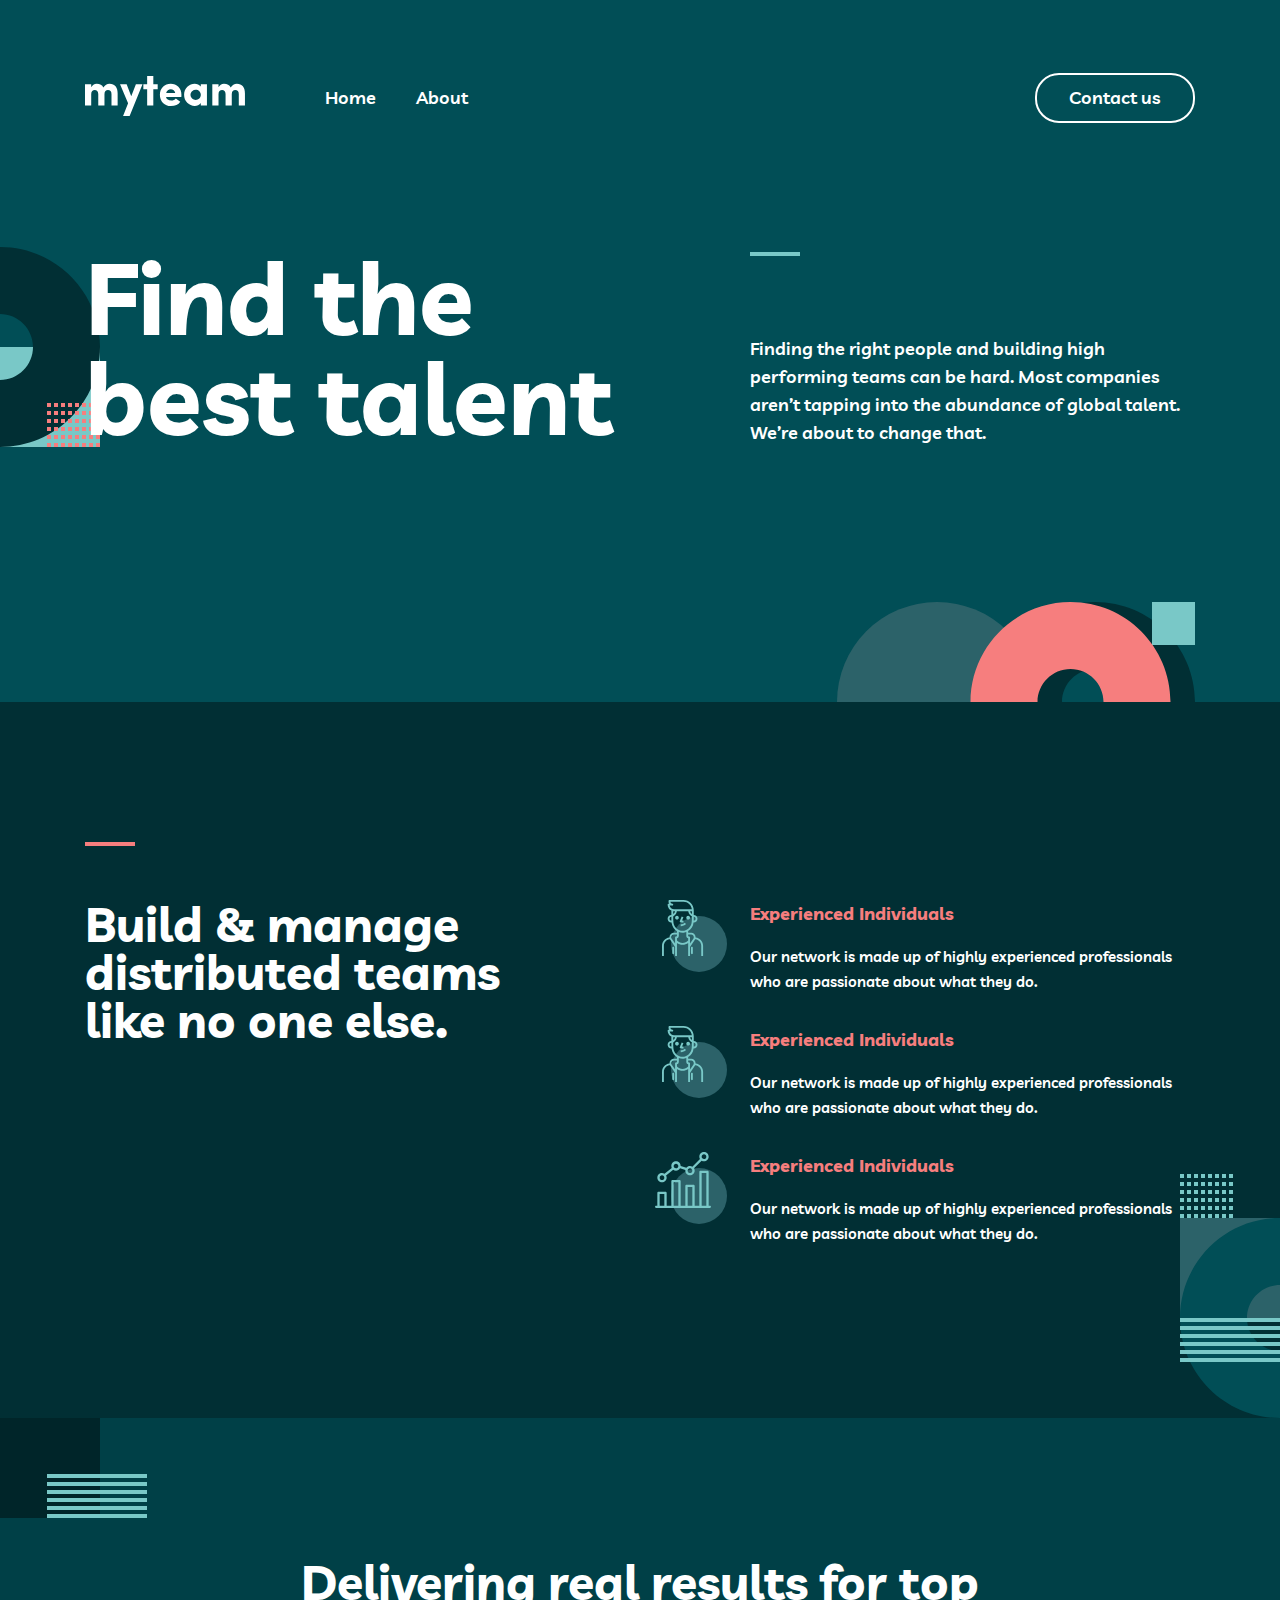
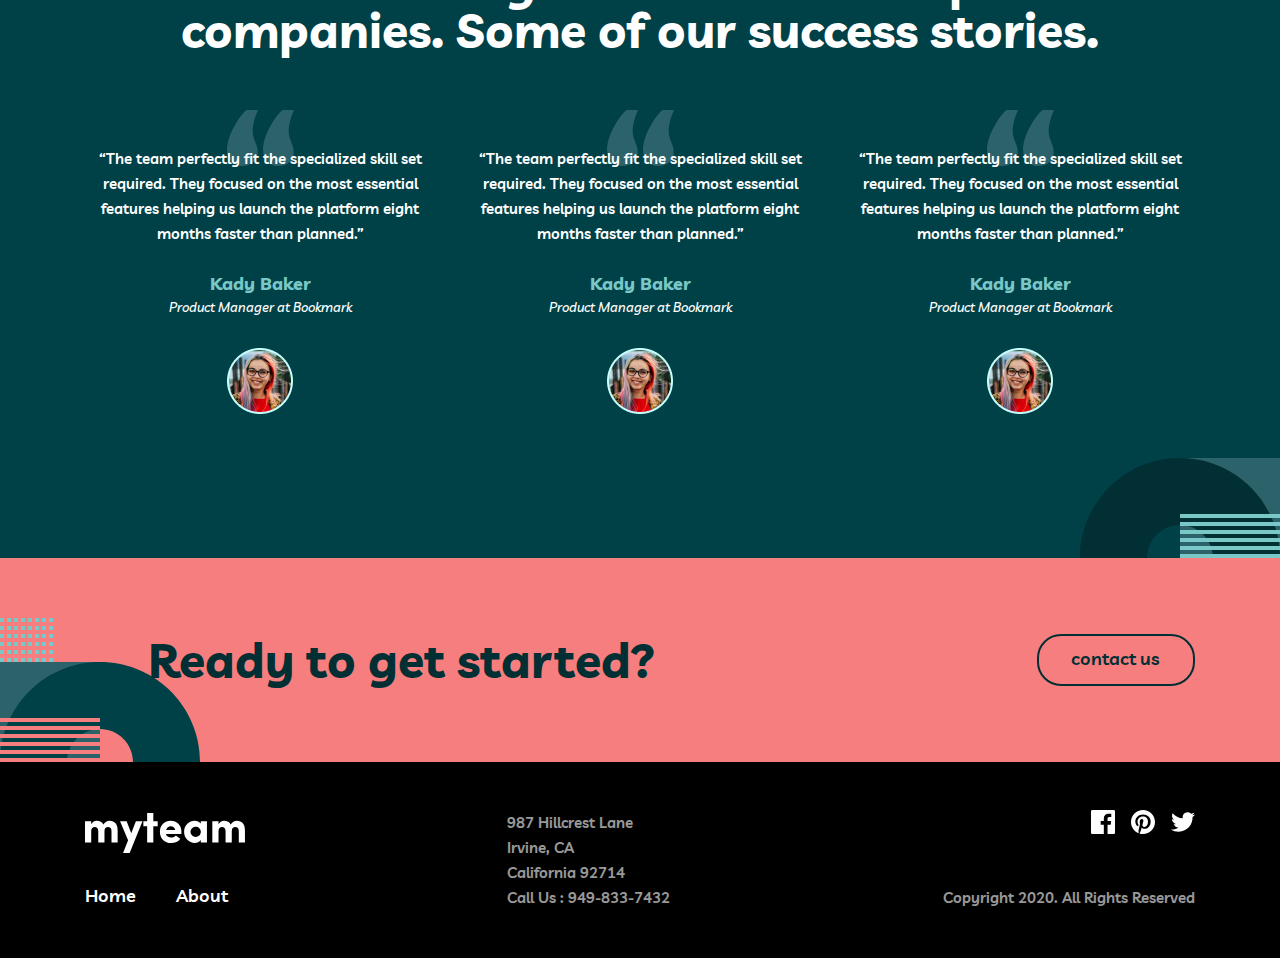
<file: index.html>
<!DOCTYPE html>
<html lang="en">

<head>
  <meta charset="UTF-8" />
  <meta name="viewport" content="width=device-width, initial-scale=1.0" />
  <link rel="stylesheet" href="./css/main.css" />
  <title>Document</title>
</head>

<body>
  <header class="main_header">
    <div class="container">
      <div class="main_header__block">
        <div class="main_header__logo">
          <a class="main_header__logo_em" href="#">
            <img src="./img/header_icon.svg" alt="header_logo" />
          </a>
          <ul class="main_header__list">
            <li class="main_header__item">
              <a class="main_header__link" href="#">Home</a>
            </li>

            <li class="main_header__item">
              <a class="main_header__link" href="#">About</a>
            </li>
          </ul>
        </div>

        <a class="main_header__btn" href="#">Contact us</a>
      </div>
    </div>
  </header>
  <main>
    <section class="enterence">
      <div class="container">
        <div class="enterence__blog">
          <h2 class="enterence__title">
            Find the best <span class="hero__title_sub">talent</span>
          </h2>

          <div class="enterence__content">
            <span class="enterence__line">

            </span>
            <p class="enterence__text">
              Finding the right people and building high performing teams can
              be hard. Most companies aren’t tapping into the abundance of
              global talent. We’re about to change that.
            </p>
          </div>
        </div>
      </div>
    </section>
    <section class="manage">
      <div class="container">
        <span class="manage__line"></span>
        <div class="manage__box">
          <h2 class="manage__title">
            Build & manage distributed teams like no one else.
          </h2>
          <ul class="manage__list">
            <li class="manage__item">
              <h3 class="manage__sub_title">Experienced Individuals</h3>
              <p class="manage__text">
                Our network is made up of highly experienced professionals who
                are passionate about what they do.
              </p>
            </li>
            <li class="manage__item">
              <h3 class="manage__sub_title">Experienced Individuals</h3>
              <p class="manage__text">
                Our network is made up of highly experienced professionals who
                are passionate about what they do.
              </p>
            </li>
            <li class="manage__item">
              <h3 class="manage__sub_title">Experienced Individuals</h3>
              <p class="manage__text">
                Our network is made up of highly experienced professionals who
                are passionate about what they do.
              </p>
            </li>
          </ul>
        </div>
      </div>
    </section>
    <section class="success">
      <div class="container">
        <h2 class="success__title">
          Delivering real results for top companies. Some of our success
          stories.
        </h2>
        <ul class="success__list">
          <li class="success__item">
            <p class="success__text">
              “The team perfectly fit the specialized skill set required. They
              focused on the most essential features helping us launch the
              platform eight months faster than planned.”
            </p>
            <h3 class="success__sub_title">Kady Baker</h3>
            <p class="success__cap">Product Manager at Bookmark</p>
            <div class="success__img_block">
              <img src="./img/success_png.png" alt="success" />
            </div>
          </li>
          <li class="success__item">
            <p class="success__text">
              “The team perfectly fit the specialized skill set required. They
              focused on the most essential features helping us launch the
              platform eight months faster than planned.”
            </p>
            <h3 class="success__sub_title">Kady Baker</h3>
            <p class="success__cap">Product Manager at Bookmark</p>
            <div class="success__img_block">
              <img src="./img/success_png.png" alt="success" />
            </div>
          </li>
          <li class="success__item">
            <p class="success__text">
              “The team perfectly fit the specialized skill set required. They
              focused on the most essential features helping us launch the
              platform eight months faster than planned.”
            </p>
            <h3 class="success__sub_title">Kady Baker</h3>
            <p class="success__cap">Product Manager at Bookmark</p>
            <div class="success__img_block">
              <img src="./img/success_png.png" alt="success" />
            </div>
          </li>

        </ul>
      </div>
    </section>
    <section class="ready">
      <div class="container">
        <div class="ready__blog">
          <h2 class="ready__title">
            Ready to get started?
          </h2>
          <a class="ready__btn" href="#">
            contact us
          </a>
        </div>
      </div>
    </section>
  </main>

  <footer class="footer">
    <div class="container">
      <div class="footer_blog">
        <div class="footer__logo">
          <a class="footer__logo_em" href="#">
            <img src="./img/header_icon.svg" alt="footer_logo" />
          </a>
          <ul class="footer__list">
            <li class="footer__item">
              <a class="footer__link" href="#">Home</a>
            </li>

            <li class="footer__item">
              <a class="footer__link" href="#">About</a>
            </li>
          </ul>
        </div>
        <ul class="footer_sub__list">
          <li class="footer_sub__item">
            987 Hillcrest Lane
          </li>
          <li class="footer_sub__item">
            Irvine, CA
          </li>
          <li class="footer_sub__item">
            California 92714
          </li>
          <li class="footer_sub__item">
            Call Us : 949-833-7432
          </li>
        </ul>

        <p class="footer_sub__text" href="#">Copyright 2020. All Rights Reserved</p>

      </div>
    </div>
  </footer>
</body>

</html>
</file>
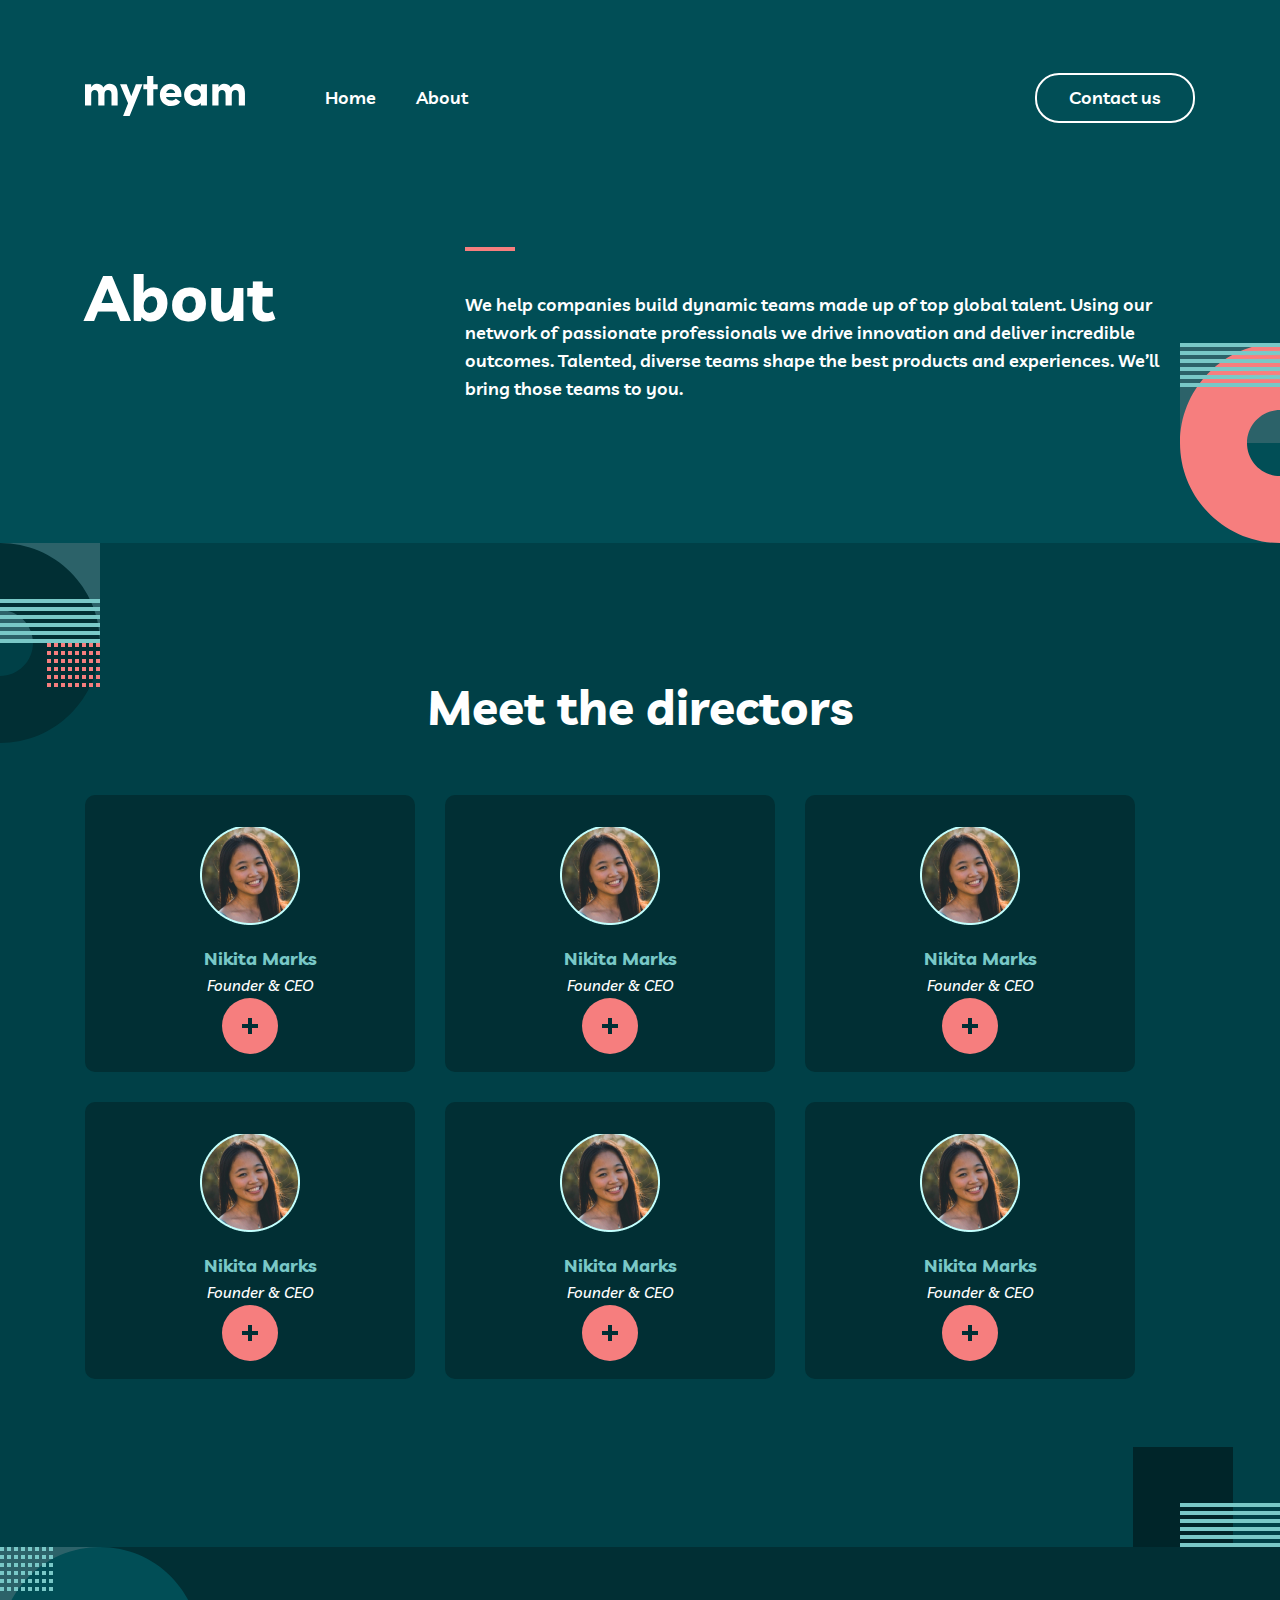
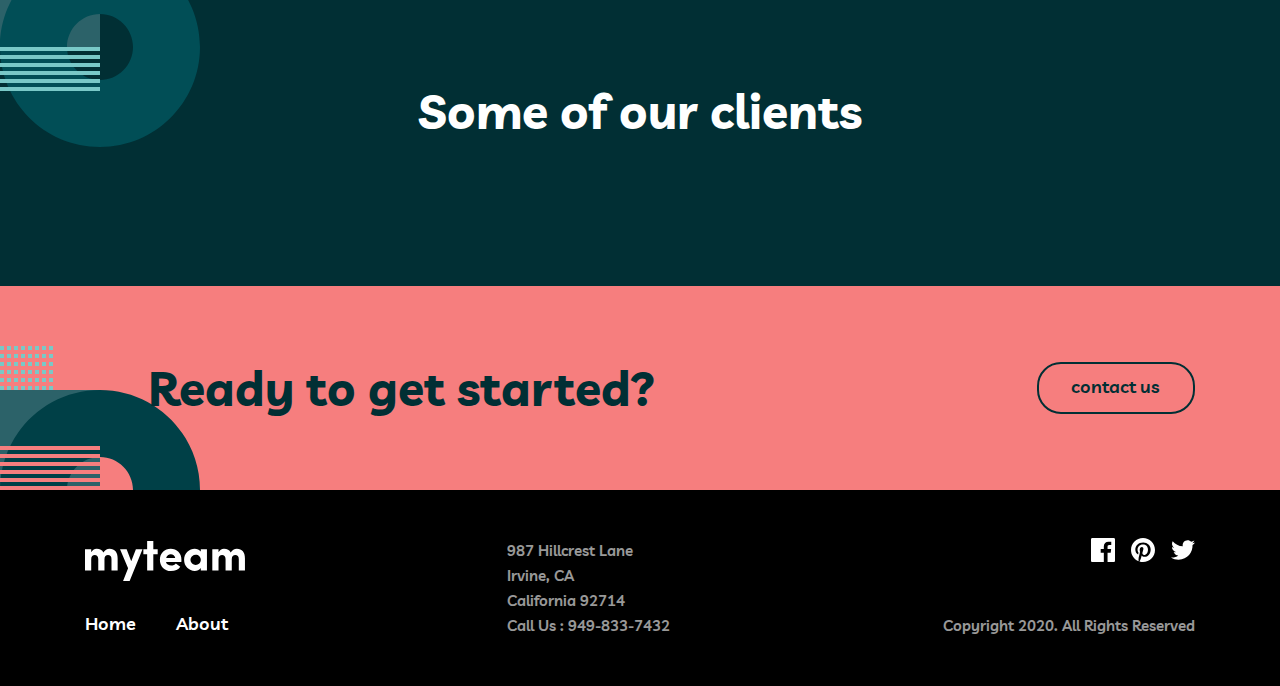
<file: about.html>
<!DOCTYPE html>
<html lang="en">
<head>
    <meta charset="UTF-8">
    <meta name="viewport" content="width=device-width, initial-scale=1.0">
    <link rel="stylesheet" href="./css/main.css">
    <title>about</title>
</head>
<body>
    <header class="main_header">
        <div class="container">
          <div class="main_header__block">
            <div class="main_header__logo">
              <a class="main_header__logo_em" href="#">
                <img src="./img/header_icon.svg" alt="header_logo" />
              </a>
              <ul class="main_header__list">
                <li class="main_header__item">
                  <a class="main_header__link" href="#">Home</a>
                </li>
    
                <li class="main_header__item">
                  <a class="main_header__link" href="#">About</a>
                </li>
              </ul>
            </div>
    
            <a class="main_header__btn" href="#">Contact us</a>
          </div>
        </div>
      </header>
      <main>
        <section class="about">
            <div class="container">
                <div class="main__about">

                    <h2 class="about__title">
                        About
                    </h2>
                    <div class="about__block">
                        <span class="about__line"></span>
                        <p class="about__text">
                            We help companies build dynamic teams made up of top global talent. Using our network of passionate professionals we drive innovation and deliver incredible outcomes. Talented, diverse teams shape the best products and experiences. We’ll bring those teams to you.
                        </p>
                    </div>
                </div>
            </div>
        </section>
        <section class="meet">
            <div class="container">
                <div class="meet__block">

                    <h2 class="meet_title">
                        Meet the directors
                    </h2>
                </div>
                <div class="meet_content">
                    <div class="card1">
                        <div class="card1_img">
                            <img src="./img/meet..png" alt="meet">
                        </div>
                            <p class="card1_p">Nikita Marks</p>
                            <p class="card1_p2">Founder & CEO</p>
                          <div class="card1_img2">
                            <img src="./img/meet_icon.svg" alt="plus">
                          </div>  
                    </div>
                    <div class="card1">
                        <div class="card1_img">
                            <img src="./img/meet..png" alt="meet">
                        </div>
                            <p class="card1_p">Nikita Marks</p>
                            <p class="card1_p2">Founder & CEO</p>
                          <div class="card1_img2">
                            <img src="./img/meet_icon.svg" alt="plus">
                          </div>  
                    </div>
                    <div class="card1">
                        <div class="card1_img">
                            <img src="./img/meet..png" alt="meet">
                        </div>
                            <p class="card1_p">Nikita Marks</p>
                            <p class="card1_p2">Founder & CEO</p>
                          <div class="card1_img2">
                            <img src="./img/meet_icon.svg" alt="plus">
                          </div>  
                    </div>
                    <div class="card1">
                        <div class="card1_img">
                            <img src="./img/meet..png" alt="meet">
                        </div>
                            <p class="card1_p">Nikita Marks</p>
                            <p class="card1_p2">Founder & CEO</p>
                          <div class="card1_img2">
                            <img src="./img/meet_icon.svg" alt="plus">
                          </div>  
                    </div>
                    <div class="card1">
                        <div class="card1_img">
                            <img src="./img/meet..png" alt="meet">
                        </div>
                            <p class="card1_p">Nikita Marks</p>
                            <p class="card1_p2">Founder & CEO</p>
                          <div class="card1_img2">
                            <img src="./img/meet_icon.svg" alt="plus">
                          </div>  
                    </div>
                    <div class="card1">
                        <div class="card1_img">
                            <img src="./img/meet..png" alt="meet">
                        </div>
                            <p class="card1_p">Nikita Marks</p>
                            <p class="card1_p2">Founder & CEO</p>
                          <div class="card1_img2">
                            <img src="./img/meet_icon.svg" alt="plus">
                          </div>  
                    </div>
                </div>
                </div>
        </section>
        <section class="client">
            <div class="container">
                <div class="client__block">
                    <h2 class="client__title">Some of our clients</h2>

                </div>
            </div>
        </section>
        <section class="ready">
            <div class="container">
              <div class="ready__blog">
                <h2 class="ready__title">
                  Ready to get started?
                </h2>
                <a class="ready__btn" href="#">
                  contact us
                </a>
              </div>
            </div>
          </section>
      </main>
      <footer class="footer">
    <div class="container">
      <div class="footer_blog">
        <div class="footer__logo">
          <a class="footer__logo_em" href="#">
            <img src="./img/header_icon.svg" alt="footer_logo" />
          </a>
          <ul class="footer__list">
            <li class="footer__item">
              <a class="footer__link" href="#">Home</a>
            </li>

            <li class="footer__item">
              <a class="footer__link" href="#">About</a>
            </li>
          </ul>
        </div>
        <ul class="footer_sub__list">
          <li class="footer_sub__item">
            987 Hillcrest Lane
          </li>
          <li class="footer_sub__item">
            Irvine, CA
          </li>
          <li class="footer_sub__item">
            California 92714
          </li>
          <li class="footer_sub__item">
            Call Us : 949-833-7432
          </li>
        </ul>

        <p class="footer_sub__text" href="#">Copyright 2020. All Rights Reserved</p>

      </div>
    </div>
  </footer>
</body>
</html>
</file>
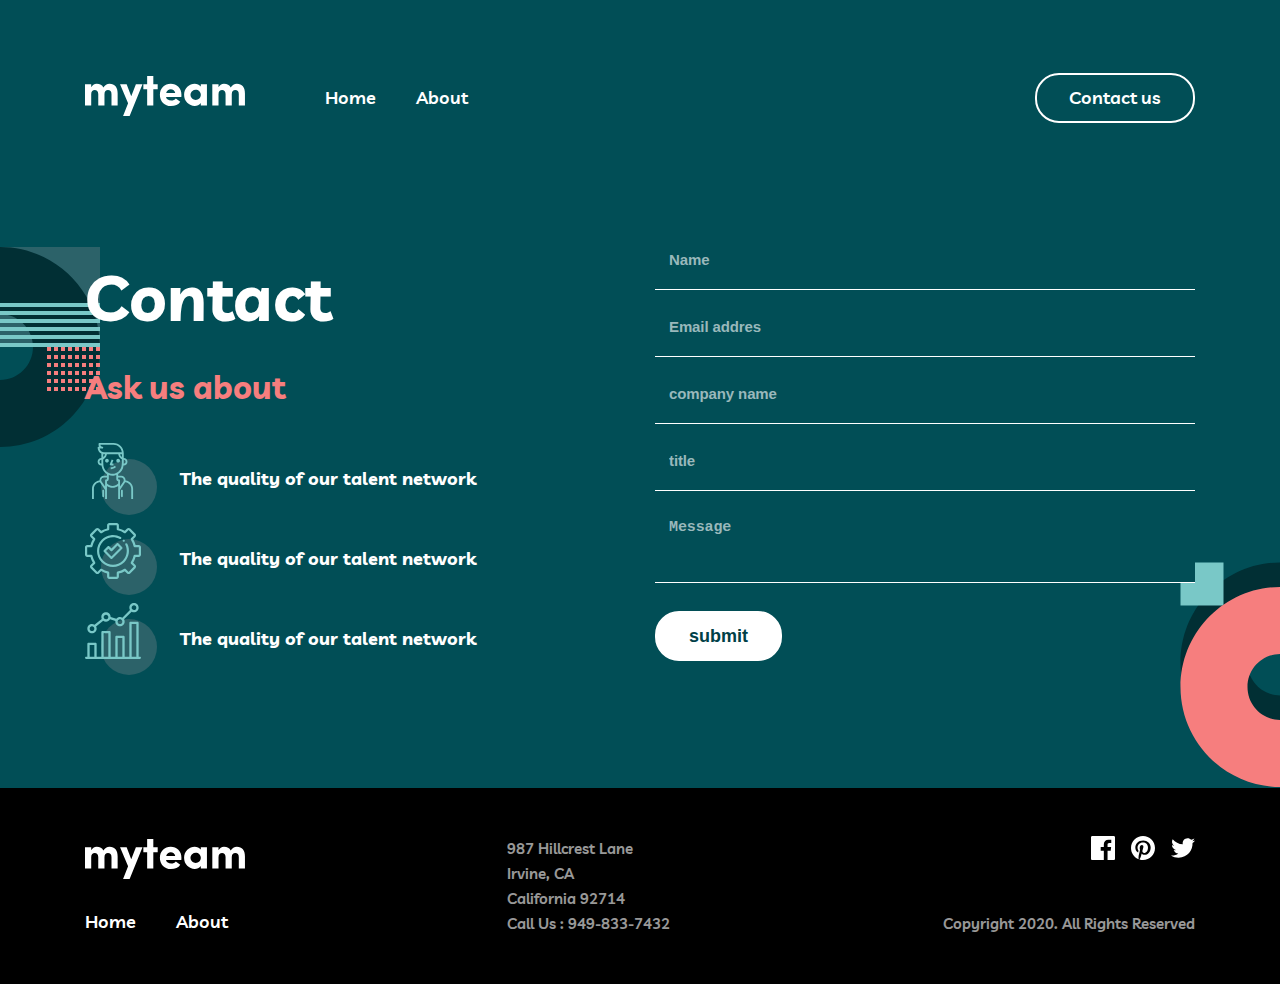
<file: contact.html>
<!DOCTYPE html>
<html lang="en">

<head>
    <meta charset="UTF-8">
    <meta name="viewport" content="width=device-width, initial-scale=1.0">
    <link rel="stylesheet" href="./css/main.css">
    <title>contact</title>
</head>

<body>
    <header class="main_header">
        <div class="container">
            <div class="main_header__block">
                <div class="main_header__logo">
                    <a class="main_header__logo_em" href="#">
                        <img src="./img/header_icon.svg" alt="header_logo" />
                    </a>
                    <ul class="main_header__list">
                        <li class="main_header__item">
                            <a class="main_header__link" href="./index.html">Home</a>
                        </li>

                        <li class="main_header__item">
                            <a class="main_header__link" href="./about.html">About</a>
                        </li>
                    </ul>
                </div>

                <a class="main_header__btn" href="#">Contact us</a>
            </div>
        </div>
    </header>
    <main>
        <section class="contact">
            <div class="container">
                <div class="contact__block">
                    <div class="contact__content">
                        <h2 class="contact__title">
                            Contact
                        </h2>
                        <h3 class="contact_sub__title">Ask us about</h3>
                        <ul class="contact__list">
                            <li class="contact__item">
                                The quality of our talent network
                            </li>
                            <li class="contact__item">
                                The quality of our talent network
                            </li>
                            <li class="contact__item">
                                The quality of our talent network
                            </li>
                        </ul>
                    </div>
                    <form class="contact__form">
                        <div class="contact__input__block">
                            <input  
                              class="contact__input"
                              name="name"
                              required
                              placeholder="Name" 
                              aria-label="Name"  
                              type="text">
                        </div>
                        <div class="contact__input__block">
                            <input  
                            class=" contact__input" 
                            name="email" 
                            required
                            placeholder="Email addres" 
                            aria-label="Email" 
                            type="email">
                        </div>
                        <div class="contact__input__block">
                            <input 
                            class=" contact__input" 
                            name="company name" 
                            placeholder="company name" 
                            aria-label="Company name" 
                            type="text">
                        </div>
                        <div class="contact__input__block">
                            <input 
                            class=" contact__input" 
                            name="title" 
                            required
                            placeholder="title" 
                            aria-label="Title" 
                            type="text">
                        </div>
                        <div class="contact__input__block">
                            <textarea
                             class="textarea"
                             placeholder="Message"
                             name="des"
                             ></textarea>
                        </div>

                        <button class="contact__btn" type="button">
                            submit
                        </button>
                    </form>
                </div>
            </div>
        </section>
    </main>
    <footer class="footer">
        <div class="container">
          <div class="footer_blog">
            <div class="footer__logo">
              <a class="footer__logo_em" href="#">
                <img src="./img/header_icon.svg" alt="footer_logo" />
              </a>
              <ul class="footer__list">
                <li class="footer__item">
                  <a class="footer__link" href="#">Home</a>
                </li>
    
                <li class="footer__item">
                  <a class="footer__link" href="#">About</a>
                </li>
              </ul>
            </div>
            <ul class="footer_sub__list">
              <li class="footer_sub__item">
                987 Hillcrest Lane
              </li>
              <li class="footer_sub__item">
                Irvine, CA
              </li>
              <li class="footer_sub__item">
                California 92714
              </li>
              <li class="footer_sub__item">
                Call Us : 949-833-7432
              </li>
            </ul>
    
            <p class="footer_sub__text" href="#">Copyright 2020. All Rights Reserved</p>
    
          </div>
        </div>
      </footer>
</body>

</html>
</file>
<file: css/main.css>
@import url('https://fonts.googleapis.com/css2?family=Livvic:ital,wght@0,400;0,600;0,700;1,500;1,700&display=swap');



* {
  box-sizing: border-box;
  margin: 0;
  padding: 0;
}

a {
  text-decoration: none;
}

ul,
ol {
  list-style: none;
}




body {
  font-family: 'Livvic', sans-serif;
  background-color: #014E56;
}



.container {
  max-width: 1110px;
  margin-left: auto;
  margin-right: auto;
}

.main_header {
  padding-top: 73px;
  padding-bottom: 124px;
}

.main_header__block {
  display: flex;
  align-items: center;
  justify-content: space-between;
}

.main_header__logo {
  display: flex;
  align-items: center;
}

.main_header__logo_em {
  display: inline-block;
}


.main_header__list {
  margin-left: 80px;
  display: flex;
  gap: 40px;
}

.main_header__link {
  color: #FFF;
  font-size: 18px;
  font-weight: 600;
  line-height: 28px;
}

.main_header__btn {
  color: #FFF;
  font-size: 18px;
  font-weight: 600;
  line-height: 28px;
  padding: 9px 32px;
  border-radius: 24px;
  border: 2px solid #FFF;
}


.enterence {
  
  background-image: url('../img/enterance.svg');
  background-repeat: no-repeat;
  background-position: left top;
}

.enterence__blog {
  display: flex;
  align-items: end;
  justify-content: space-between;
  padding-bottom: 255px;
  background-repeat: no-repeat;
  background-image: url('../img/entarance2.svg');
  background-position: right bottom;
}

.enterence__content {
  width: 445px;


}

.enterence__title {
  color: #FFF;
  font-size: 100px;
  font-weight: 700;
  line-height: 100px;
  width: 539px;
}

.enterence__title_sub {

  color: #F67E7E;
}

.enterence__text {
  color: #FFF;
  font-size: 18px;
  font-weight: 600;
  line-height: 28px;
}

.enterence__line {
  width: 50px;
  height: 4px;
  display: block;
  background-color: #79C8C7;
  margin-bottom: 79px;
}


.manage {
  padding: 140px 0;
  background-color: #012F34;
  background-repeat: no-repeat;
  background-image: url('../img/manage_bg.svg');
  background-position: right bottom;
}

.manage__title {
  color: #FFF;
  font-size: 48px;
  font-weight: 700;
  line-height: 48px;
  width: 445px;
}

.manage__box {
  display: flex;
  justify-content: space-between;
}

.manage__list {
  width: 540px;
}

.manage__sub_title {
  color: #F67E7E;
  font-size: 18px;
  font-weight: 700;
  line-height: 28px;
  margin-bottom: 16px;
}

.manage__text {
  color: #FFF;
  font-size: 15px;
  font-weight: 600;
  line-height: 25px;
}

.manage__item {
  padding-left: 95px;
  background-repeat: no-repeat;

  margin-bottom: 32px;

}

.manage__item:nth-child(1) {
  background-image: url('../img/manage_icon1.svg');
}

.manage__item:nth-child(2) {
  background-image: url('../img/manage_icon1.svg');
}

.manage__item:nth-child(3) {
  background-image: url('../img/manage_icon3.svg');
}


.manage__line {
  width: 50px;
  height: 4px;
  background-color: #F67E7E;
  display: block;
  margin-bottom: 54px;

}

.success {
  background-color: #004047;
  padding-top: 140px;
  padding-bottom: 140px;
  background-repeat: no-repeat;
  background-image: url('../img/succes_bg3.svg'), url('../img/success_bg2.svg');
  background-position: left top, right bottom;
}

.success__title {
  color: #FFF;
  text-align: center;
  font-size: 48px;
  font-weight: 700;
  line-height: 48px;
  width: 932px;
  margin-left: auto;
  margin-right: auto;
  margin-bottom: 56px;
}

.success__item {
  width: 350px;
  text-align: center;
}

.success__text {
  color: #FFF;
  text-align: center;
  font-size: 15px;
  font-weight: 600;
  line-height: 25px;
  margin-bottom: 24px;
}

.success__sub_title {
  color: #79C8C7;
  font-size: 18px;
  font-weight: 700;
  line-height: 28px;
}

.success__cap {
  color: #FFF;
  font-size: 13px;
  font-style: italic;
  font-weight: 500;
  line-height: 18px;
  margin-bottom: 32px;
}

.success__item {
  padding-top: 36px;
  background-repeat: no-repeat;
  background-image: url('../img/success_bg.svg');
  background-position: center top;
}

.success__list {
  display: flex;
  justify-content: space-between;
}

.ready {
  padding-top: 76px;
  padding-bottom: 76px;
  background-color: #F67E7E;
  background-image: url('../img/ready_bg.svg');
  background-repeat: no-repeat;
  background-position: left bottom;
}

.ready__blog {
  display: flex;
  align-items: center;
  justify-content: space-between;
}

.ready__title {
  margin-left: 63px;
  color: #012F34;
  font-size: 48px;
  font-weight: 700;
  line-height: 48px;
}

.ready__btn {
  display: inline-block;
  color: #012F34;
  font-size: 18px;
  font-weight: 600;
  line-height: 28px;
  border-radius: 24px;
  border: 2px solid #012F34;
  padding: 9px 33px 11px 32px;
}

.footer {
  padding-top: 48px;
  padding-bottom: 48px;
  background-color: #002529;
}

.footer_blog {
  background-image: url('../img/footer_bg.svg');
  background-repeat: no-repeat;
  background-position: right top;
  display: flex;
  align-items: end;
  justify-content: space-between;
  width: 1110px;
}

.footer__list {
  display: flex;
  gap: 40px;
  margin-top: 25px;
}

.footer_sub__list {
  width: 171px;
  color: #FFF;
  font-size: 15px;
  font-weight: 600;
  line-height: 25px;
  opacity: 0.6;

}

.footer__item {
  font-size: 18px;
  font-weight: 600;
  line-height: 28px;
}

.footer__link {
  color: #fff;
}

.footer_sub__text {
  width: 255px;
  color: #FFF;
  text-align: right;
  font-size: 15px;
  font-weight: 600;
  line-height: 25px;
  opacity: 0.6;
}





/* About */

.about {
  padding-bottom: 140px;
  background-repeat: no-repeat;
  background-image: url('../img/about_bg.svg');
  background-position: right bottom;

}

.about__title {
  width: 350px;
  color: #FFF;
  font-size: 64px;
  font-weight: 700;
  line-height: 100px;
}

.main__about {
  display: flex;
  justify-content: space-between;
}

.about__line {
  display: block;
  background: #F67E7E;
  width: 50px;
  height: 4px;
  margin-bottom: 40px;
}

.about__text {
  width: 730px;
  color: #FFF;
  font-size: 18px;
  font-weight: 600;
  line-height: 28px;
}


/* meet */

.meet {
  background-color: #004047;
  padding-top: 140px;
  padding-bottom: 168px;
  background-image: url('../img/meet_bg1.svg'), url('../img/meet_bg2.svg');
  background-repeat: no-repeat;
  background-position: left top, right bottom;
}

.meet_title {
  width: 920px;
  color: #FFF;
  text-align: center;
  font-size: 48px;
  font-weight: 700;
  line-height: 48px;
  margin-right: auto;
  margin-left: auto;
}

.meet_content {
  display: flex;
  flex-wrap: wrap;
  gap: 30px;
  margin-top: 64px;
  margin-right: auto;
  margin-left: auto;
}

.card1 {
  width: 330px;
  background-color: #012F34;
  border-radius: 10px;
  padding: 32px 24px 14px 24px;
  text-align: center;

}

.card1_img {
  margin-bottom: 16px
}

.card1_p {
  color: #79C8C7;
  width: 302px;
  color: #79C8C7;
  font-size: 18px;
  font-weight: 700;
  line-height: 28px;

}

.card1_p2 {

  color: #FFFFFF;
  width: 302px;
  color: #FFF;
  font-size: 15px;
  font-style: italic;
  font-weight: 500;
  line-height: 25px;
}

/* client */

.client {
  padding-top: 140px;
  padding-bottom: 151px;
  background-color: #012F34;
  background-repeat: no-repeat;
  background-image: url('../img/clients-bg.svg');
  background-position: left top;
}

.client__title {
  width: 928px;
  color: #FFF;
  text-align: center;
  font-size: 48px;
  font-weight: 700;
  line-height: 48px;
  margin-right: auto;
  margin-left: auto;

}

.footer {
  padding-top: 48px;
  padding-bottom: 48px;
  background-color: #000;
}

.footer_blog {
  background-image: url('../img/footer_bg.svg');
  background-repeat: no-repeat;
  background-position: right top;
  display: flex;
  align-items: end;
  justify-content: space-between;
  width: 1110px;
}

.footer__list {
  display: flex;
  gap: 40px;
  margin-top: 25px;
}

.footer_sub__list {
  width: 171px;
  color: #FFF;
  font-size: 15px;
  font-weight: 600;
  line-height: 25px;


}

.footer__item {
  font-size: 18px;
  font-weight: 600;
  line-height: 28px;
}

.footer__link {
  color: #fff;
}

.footer_sub__text {
  width: 255px;
  color: #FFF;
  text-align: right;
  font-size: 15px;
  font-weight: 600;
  line-height: 25px;
}







/* contact */

.contact {
  
  padding-bottom: 105px;
  background-repeat: no-repeat;
  background-image: url('../contact_img/contact.svg'), url('../contact_img/contact1.svg');
  background-position: left top, right bottom;

}

.contact__block {
  display: flex;
  justify-content: space-between;

}

.contact__title {
  width: 350px;
  color: #FFF;
  font-size: 64px;
  font-weight: 700;
  line-height: 100px;
  margin-bottom: 16px;
}

.contact_sub__title {
  width: 540px;
  color: #F67E7E;
  font-size: 32px;
  font-weight: 700;
  line-height: 48px;
  margin-bottom: 32px;
}

.contact__item {

  width: 445px;
  color: #FFF;
  font-size: 18px;
  font-weight: 700;
  line-height: 28px;
  padding: 22px 0px 22px 95px;
  margin-bottom: 8px;
  background-repeat: no-repeat;


}

.contact__item:nth-child(1) {
  background-image: url('../img/contact.svg');
}

.contact__item:nth-child(2) {
  background-image: url('../img/contact2.svg');
}

.contact__item:nth-child(3) {
  background-image: url('../img/contact3.svg');
}

.contact__form {
  width: 540px;
}

.textarea::placeholder,
.contact__input::placeholder {
  color: #99b8bb;
  font-size: 15px;
  font-weight: 600;
  line-height: 25px;
  letter-spacing: -0.115px;
}

.textarea,
.contact__input {
  width: 100%;
  padding-bottom: 17px;
  padding-left: 14px;
  padding-right: 14px;
  background-color: #014E56;
  outline: none;
  color: #fff;
  font-size: 15px;
  font-weight: 600;
  line-height: 25px;
  letter-spacing: -0.115px;
  border: none;
  border-bottom: 1px solid #fff;
  margin-bottom: 24px;
  resize: none;
}

.contact__btn {
  color: #004047;
  font-size: 18px;
  font-weight: 600;
  line-height: 28px;
  border-radius: 24px;
  border: 2px solid #FFF;
  background-color: #FFF;
  padding: 9px 32px;
  cursor: pointer;

}
.textarea:focus,
.contact__input:focus{
  border-bottom: 3px solid rgb(44, 247, 44);
}
</file>
